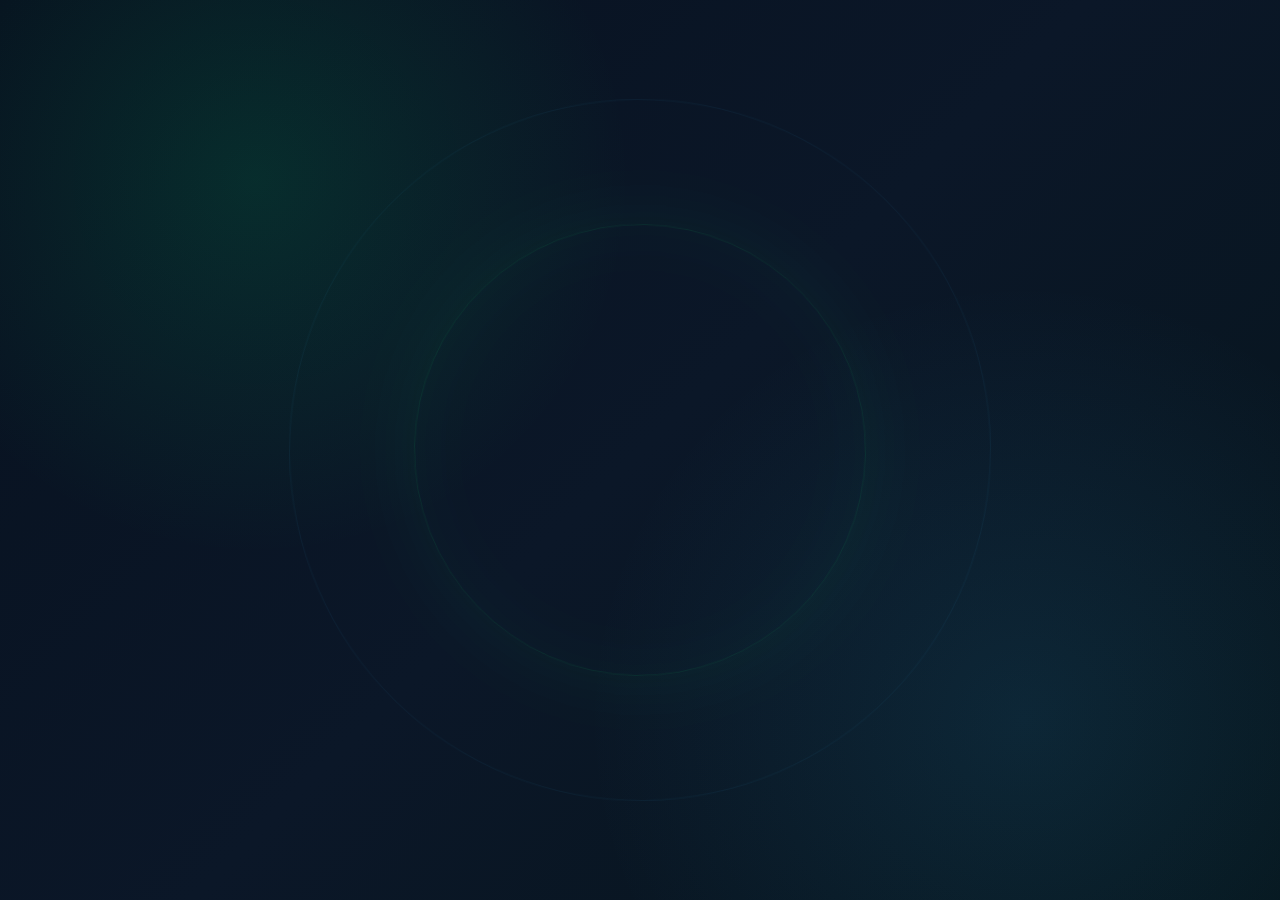
<file: index.html>
<!DOCTYPE html>
<html lang="en">
<head>
    <meta charset="UTF-8">
    <meta name="viewport" content="width=device-width, initial-scale=1.0">
    <title>FinEnhance</title>
    <meta http-equiv="refresh" content="0; url=frontend/index.html">
</head>
<body>
    <p>
        Loading FinEnhance...
        <a href="frontend/index.html">Click here if the website does not open.</a>
    </p>
</body>
</html>
</file>
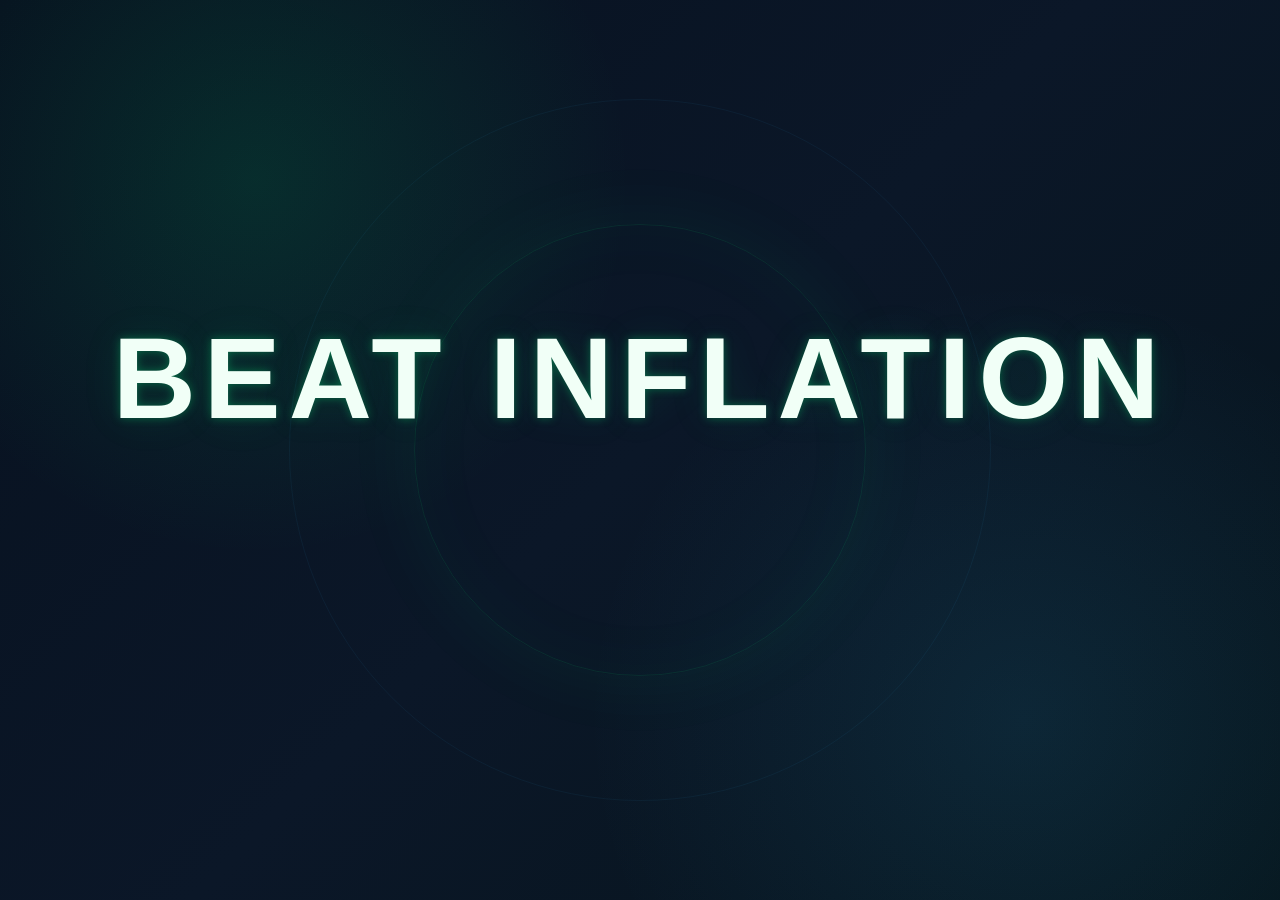
<file: frontend/index.html>
<!DOCTYPE html>
<html lang="en">
<head>
    <meta charset="UTF-8">
    <meta name="viewport" content="width=device-width, initial-scale=1.0">
    <title>Beat Inflation | FinEnhance</title>
    <link rel="stylesheet" href="css/style.css">
</head>
<body class="landing-page">

    <main class="landing-container">

        <div id="beatText" class="beat-text">
            BEAT INFLATION
        </div>

        <div id="landingContent" class="landing-content">
            <p>
                Make informed decisions. Explore the stock market.
            </p>

            <button onclick="goToSignup()">
                GET STARTED
            </button>

            <p class="login-link">
                Already have an account?
                <a href="login.html">Login</a>
            </p>
        </div>

    </main>

    <script src="js/index.js"></script>
</body>
</html>
</file>
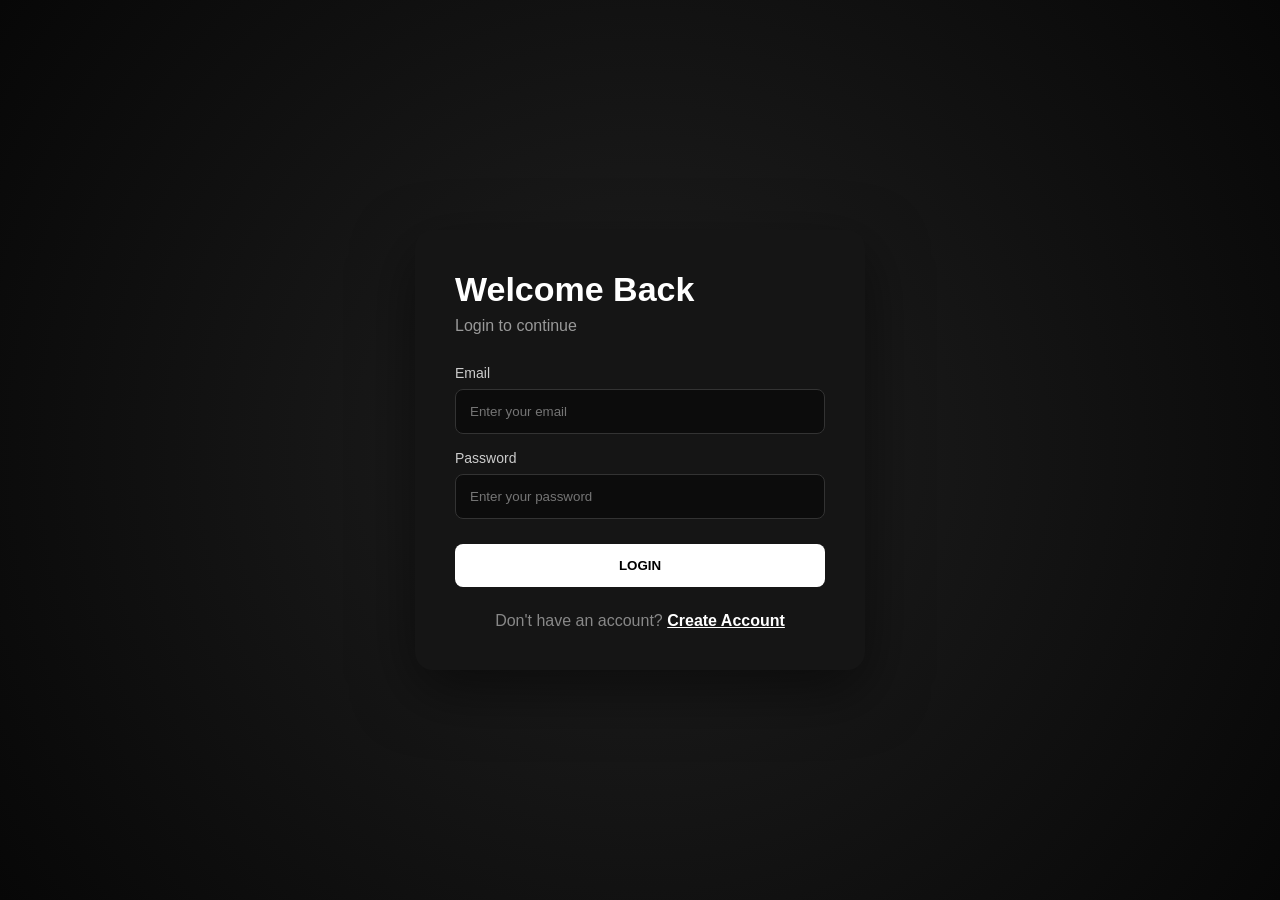
<file: login.html>
<!DOCTYPE html>
<html lang="en">
<head>
    <meta charset="UTF-8">
    <meta name="viewport" content="width=device-width, initial-scale=1.0">
    <title>Login | FinEnhance</title>
    <link rel="stylesheet" href="css/style.css">
</head>
<body>

    <div class="auth-container">

        <div class="auth-card">

            <h1>Welcome Back</h1>

            <p class="subtitle">
                Login to continue
            </p>

            <form id="loginForm">

                <label>Email</label>

                <input
                    type="email"
                    id="loginEmail"
                    placeholder="Enter your email"
                    required
                >

                <label>Password</label>

                <input
                    type="password"
                    id="loginPassword"
                    placeholder="Enter your password"
                    required
                >

                <button type="submit">
                    LOGIN
                </button>

            </form>

            <p id="loginMessage"></p>

            <p class="switch-page">
                Don't have an account?
                <a href="signup.html">Create Account</a>
            </p>

        </div>

    </div>

    <script src="js/login.js"></script>

</body>
</html>
</file>
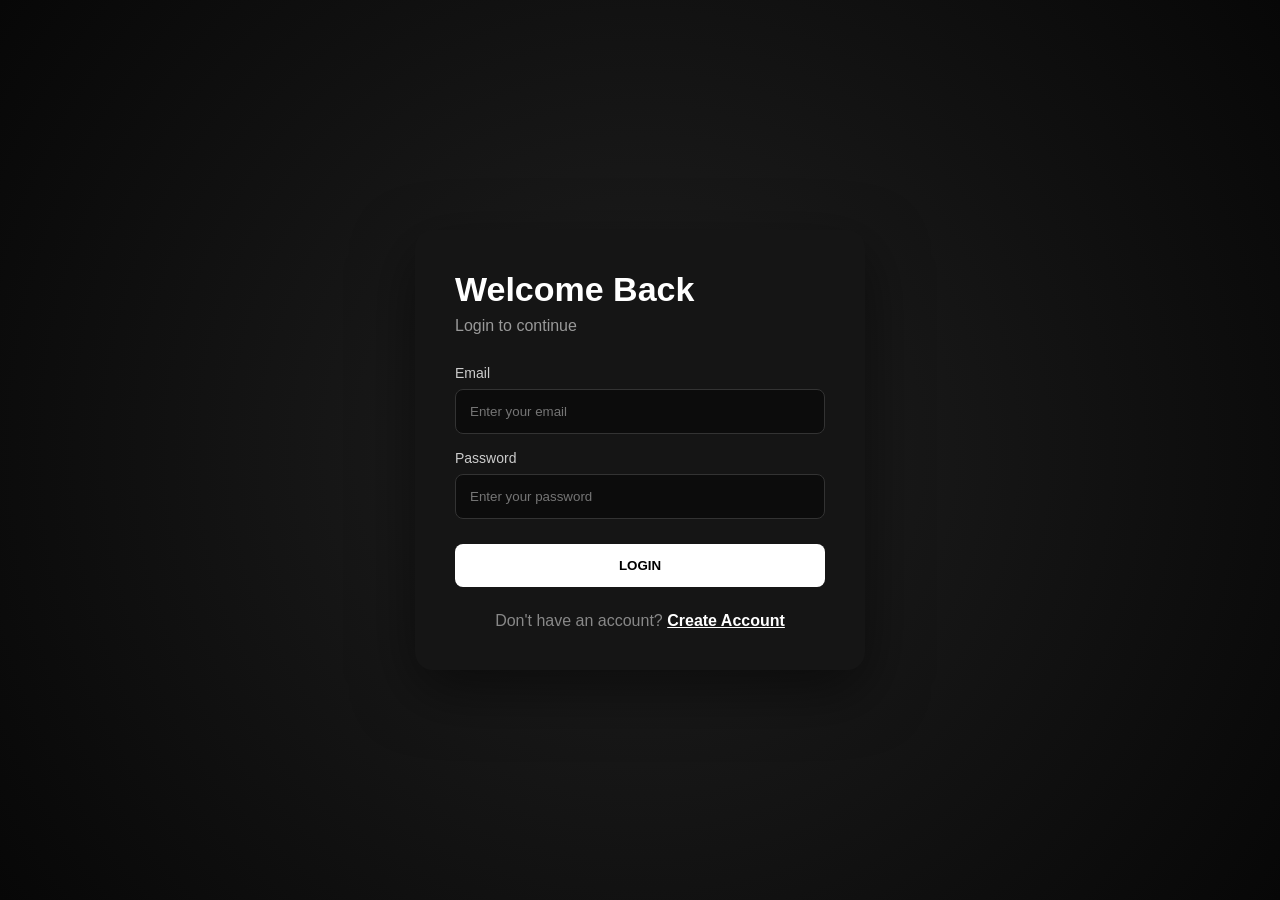
<file: sectors.html>
<!DOCTYPE html>
<html lang="en">
<head>
    <meta charset="UTF-8">
    <meta name="viewport" content="width=device-width, initial-scale=1.0">
    <title>Sectors | FinEnhance</title>
    <link rel="stylesheet" href="css/style.css">
</head>
<body class="sectors-page">

    <header class="navbar">

        <div class="logo">
            FINENHANCE
        </div>

        <button id="logoutButton">
            LOGOUT
        </button>

    </header>

    <main class="sectors-container">

        <div class="welcome-section">

            <h1>
                Welcome, <span id="userName"></span>
            </h1>

            <p>
                Explore sectors of the Indian stock market
            </p>

        </div>

        <section>

            <h2>Stock Market Sectors</h2>

            <div id="sectorsGrid" class="sectors-grid">
                <p>Loading sectors...</p>
            </div>

        </section>

    </main>

    <script src="js/sectors.js"></script>

</body>
</html>
</file>
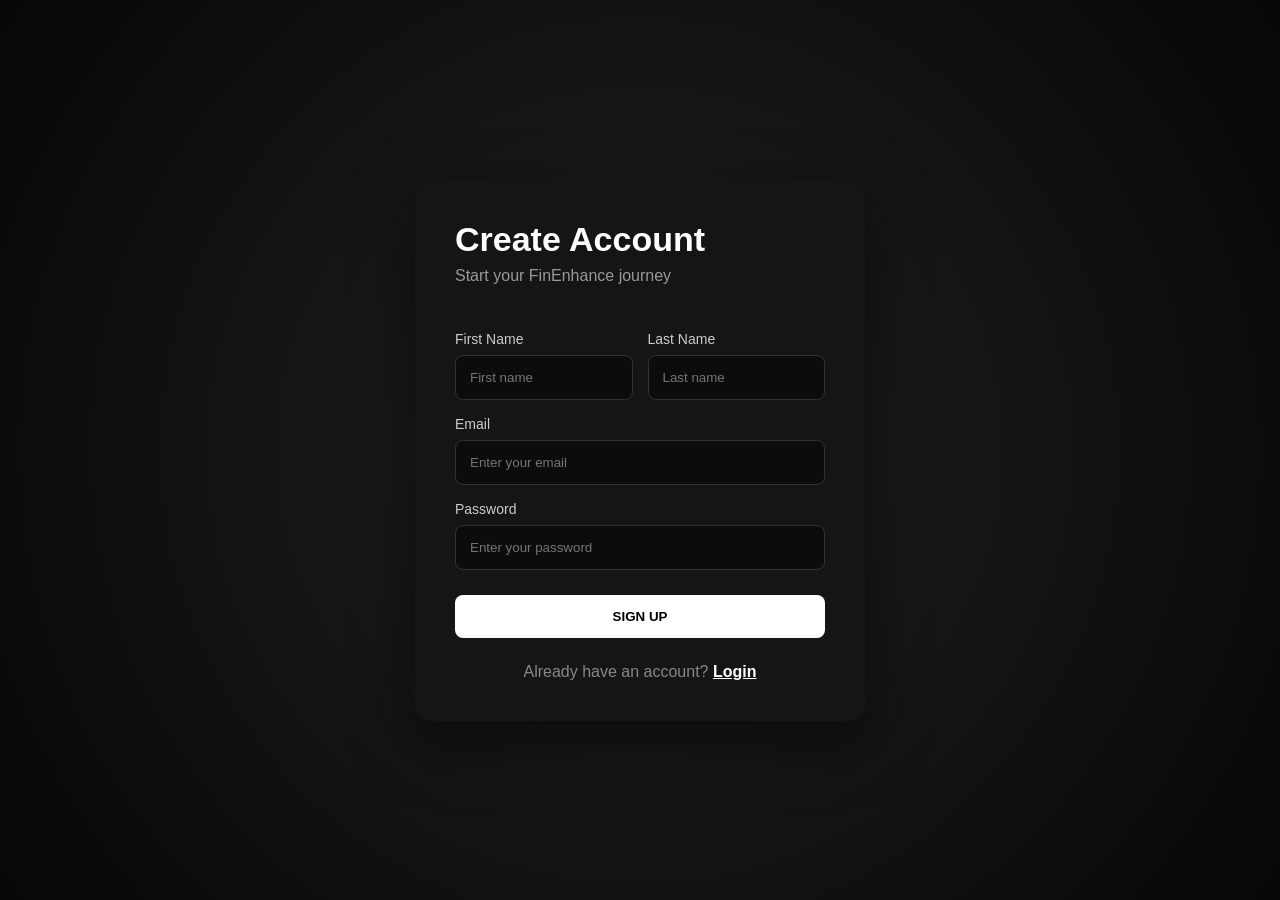
<file: signup.html>
<!DOCTYPE html>
<html lang="en">
<head>
    <meta charset="UTF-8">
    <meta name="viewport" content="width=device-width, initial-scale=1.0">
    <title>Sign Up | FinEnhance</title>
    <link rel="stylesheet" href="css/style.css">
</head>
<body>

    <div class="auth-container">

        <div class="auth-card">

            <h1>Create Account</h1>

            <p class="subtitle">
                Start your FinEnhance journey
            </p>

            <form id="signupForm">

                <div class="name-row">

                    <div>
                        <label>First Name</label>
                        <input
                            type="text"
                            id="first_name"
                            placeholder="First name"
                            required
                        >
                    </div>

                    <div>
                        <label>Last Name</label>
                        <input
                            type="text"
                            id="last_name"
                            placeholder="Last name"
                            required
                        >
                    </div>

                </div>

                <label>Email</label>

                <input
                    type="email"
                    id="email"
                    placeholder="Enter your email"
                    required
                >

                <label>Password</label>

                <input
                    type="password"
                    id="password"
                    placeholder="Enter your password"
                    required
                >

                <button type="submit">
                    SIGN UP
                </button>

            </form>

            <p id="signupMessage"></p>

            <p class="switch-page">
                Already have an account?
                <a href="login.html">Login</a>
            </p>

        </div>

    </div>

    <script src="js/signup.js"></script>

</body>
</html>
</file>
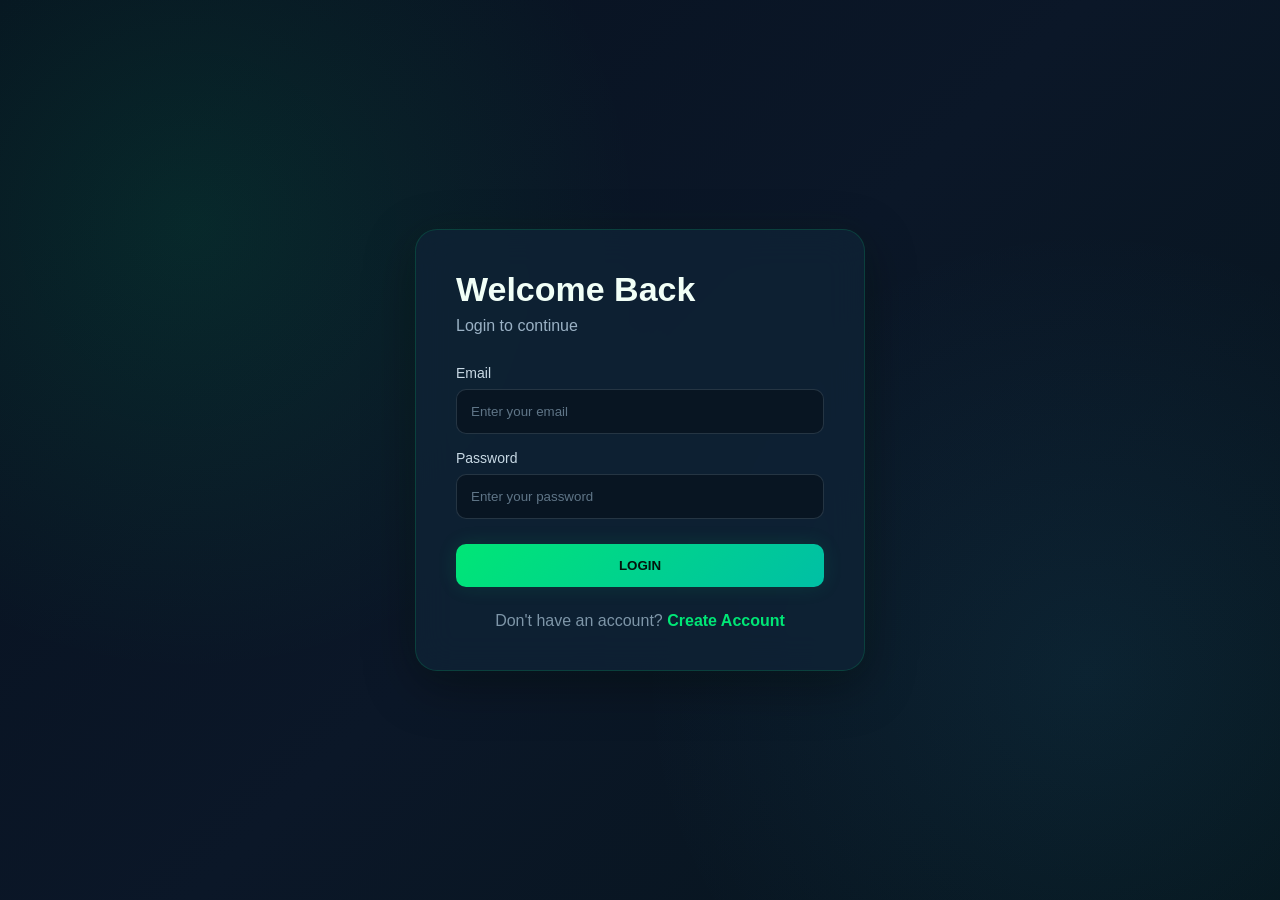
<file: frontend/sectors.html>
<!DOCTYPE html>
<html lang="en">
<head>
    <meta charset="UTF-8">
    <meta name="viewport" content="width=device-width, initial-scale=1.0">

    <title>Sectors | FinEnhance</title>

    <link rel="stylesheet" href="css/style.css">
</head>

<body class="sectors-page">

    <!-- =========================================
         MARKET CANDLESTICK BACKGROUND
    ========================================== -->

   <div class="market-background" aria-hidden="true">

    <div class="candle-chart">

        <!-- CANDLE GROUP 1 -->
        <div class="candle-group">

            <span class="candle green c1"></span>
            <span class="candle red c2"></span>
            <span class="candle green c3"></span>
            <span class="candle green c4"></span>
            <span class="candle red c5"></span>
            <span class="candle green c6"></span>
            <span class="candle red c7"></span>
            <span class="candle green c8"></span>
            <span class="candle green c9"></span>
            <span class="candle red c10"></span>
            <span class="candle green c11"></span>
            <span class="candle red c12"></span>
            <span class="candle green c13"></span>
            <span class="candle green c14"></span>
            <span class="candle red c15"></span>
            <span class="candle green c16"></span>
            <span class="candle red c17"></span>
            <span class="candle green c18"></span>

        </div>


        <!-- CANDLE GROUP 2 -->
        <div class="candle-group">

            <span class="candle green c1"></span>
            <span class="candle red c2"></span>
            <span class="candle green c3"></span>
            <span class="candle green c4"></span>
            <span class="candle red c5"></span>
            <span class="candle green c6"></span>
            <span class="candle red c7"></span>
            <span class="candle green c8"></span>
            <span class="candle green c9"></span>
            <span class="candle red c10"></span>
            <span class="candle green c11"></span>
            <span class="candle red c12"></span>
            <span class="candle green c13"></span>
            <span class="candle green c14"></span>
            <span class="candle red c15"></span>
            <span class="candle green c16"></span>
            <span class="candle red c17"></span>
            <span class="candle green c18"></span>

        </div>

    </div>

</div>


    <!-- =========================================
         MAIN WEBSITE CONTENT
    ========================================== -->

    <div class="sectors-content">


        <!-- =========================================
             NAVIGATION BAR
        ========================================== -->

        <header class="navbar">

            <div class="logo">
                FINENHANCE
            </div>

            <button id="logoutButton">
                LOGOUT
            </button>

        </header>


        <!-- =========================================
             SECTORS MAIN CONTENT
        ========================================== -->

        <main class="sectors-container">


            <!-- =========================================
                 WELCOME SECTION
            ========================================== -->

            <div class="welcome-section">

                <h1>
                    Welcome, Dear Investor
                    <span id="userName"></span>
                </h1>

                <p>
                    Explore sectors of the Indian stock market
                </p>

            </div>


            <!-- =========================================
                 STOCK MARKET SECTORS
            ========================================== -->

            <section>

                <h2>
                    Stock Market Sectors
                </h2>


                <!-- =====================================
                     SECTORS LOADED BY sectors.js
                ====================================== -->

                <div
                    id="sectorsGrid"
                    class="sectors-grid"
                >

                    <p>
                        Loading sectors...
                    </p>

                </div>

            </section>


        </main>

    </div>


    <!-- =========================================
         JAVASCRIPT
    ========================================== -->

    <script src="js/sectors.js"></script>

</body>
</html>
</file>
<file: frontend/css/style.css>
/* =========================================
   FINENHANCE NEXUS
   FUTURISTIC FINTECH THEME
   WITH CONTINUOUS MARKET CANDLESTICKS
========================================= */


/* =========================================
   GLOBAL RESET
========================================= */

* {
    margin: 0;
    padding: 0;
    box-sizing: border-box;
}

:root {
    --bg-primary: #07111f;
    --bg-secondary: #0b1728;
    --bg-card: rgba(15, 35, 54, 0.78);
    --bg-input: #081522;

    --accent: #00e676;
    --accent-dark: #00bfa5;
    --accent-blue: #38bdf8;

    --market-green: #00e676;
    --market-red: #ef4444;

    --text-primary: #f1fff7;
    --text-secondary: #9bb2c5;

    --border: rgba(0, 230, 118, 0.16);

    --shadow: 0 15px 50px rgba(0, 0, 0, 0.35);
}

html {
    scroll-behavior: smooth;
}

body {
    font-family: Arial, Helvetica, sans-serif;
    background: var(--bg-primary);
    color: var(--text-primary);

    overflow-x: hidden;
    overflow-y: auto;
}

button,
input {
    font-family: inherit;
}

button {
    border: none;
    cursor: pointer;
}


/* =========================================
   LANDING PAGE
========================================= */

.landing-page {
    min-height: 100vh;

    display: flex;
    align-items: center;
    justify-content: center;

    position: relative;

    overflow: hidden;

    background:
        radial-gradient(
            circle at 20% 20%,
            rgba(0, 230, 118, 0.12),
            transparent 30%
        ),
        radial-gradient(
            circle at 80% 80%,
            rgba(56, 189, 248, 0.10),
            transparent 35%
        ),
        linear-gradient(
            135deg,
            #07111f,
            #0b1728,
            #06151c
        );
}

.landing-page::before {
    content: "";

    position: absolute;

    width: 450px;
    height: 450px;

    border-radius: 50%;

    border: 1px solid rgba(0, 230, 118, 0.10);

    box-shadow:
        0 0 80px rgba(0, 230, 118, 0.06),
        inset 0 0 80px rgba(0, 230, 118, 0.03);

    animation: rotateGlow 20s linear infinite;
}

.landing-page::after {
    content: "";

    position: absolute;

    width: 700px;
    height: 700px;

    border-radius: 50%;

    border: 1px solid rgba(56, 189, 248, 0.06);

    animation: rotateGlow 35s linear infinite reverse;
}

@keyframes rotateGlow {
    from {
        transform: rotate(0deg);
    }

    to {
        transform: rotate(360deg);
    }
}

.landing-container {
    text-align: center;

    width: 100%;

    padding: 30px;

    position: relative;
    z-index: 1;
}

.beat-text {
    font-size: clamp(45px, 9vw, 120px);

    font-weight: 900;

    letter-spacing: 8px;

    opacity: 0;

    transform: scale(0.5);

    color: var(--text-primary);

    text-shadow:
        0 0 10px rgba(0, 230, 118, 0.35),
        0 0 40px rgba(0, 230, 118, 0.10);

    transition:
        opacity 1s ease,
        transform 1s ease,
        text-shadow 0.5s ease;
}

.beat-text.show {
    opacity: 1;
    transform: scale(1);
}

.beat-text.move-up {
    transform: translateY(-120px) scale(0.7);
}

.landing-content {
    opacity: 0;

    transform: translateY(30px);

    transition: all 1s ease;
}

.landing-content.show {
    opacity: 1;

    transform: translateY(0);
}

.landing-content p {
    margin: 15px 0;

    color: var(--text-secondary);

    font-size: 18px;
}


/* =========================================
   GLOBAL BUTTONS
========================================= */

button {
    background:
        linear-gradient(
            135deg,
            var(--accent),
            var(--accent-dark)
        );

    color: #03150c;

    padding: 14px 28px;

    border-radius: 10px;

    font-weight: bold;

    box-shadow:
        0 0 20px rgba(0, 230, 118, 0.12);

    transition:
        transform 0.3s ease,
        box-shadow 0.3s ease,
        filter 0.3s ease;
}

button:hover {
    transform: translateY(-3px);

    box-shadow:
        0 0 25px rgba(0, 230, 118, 0.35),
        0 8px 25px rgba(0, 0, 0, 0.25);

    filter: brightness(1.08);
}

button:active {
    transform: translateY(-1px);
}

.login-link a,
.switch-page a {
    color: var(--accent);

    font-weight: bold;

    text-decoration: none;

    transition: color 0.3s ease;
}

.login-link a:hover,
.switch-page a:hover {
    color: var(--accent-blue);
}


/* =========================================
   AUTHENTICATION PAGES
========================================= */

.auth-container {
    min-height: 100vh;

    display: flex;

    justify-content: center;
    align-items: center;

    background:
        radial-gradient(
            circle at 15% 25%,
            rgba(0, 230, 118, 0.10),
            transparent 35%
        ),
        radial-gradient(
            circle at 85% 75%,
            rgba(56, 189, 248, 0.08),
            transparent 35%
        ),
        linear-gradient(
            135deg,
            #07111f,
            #0b1728,
            #06151c
        );

    padding: 20px;
}

.auth-card {
    width: 100%;

    max-width: 450px;

    background: var(--bg-card);

    padding: 40px;

    border-radius: 22px;

    border: 1px solid var(--border);

    box-shadow:
        var(--shadow),
        0 0 40px rgba(0, 230, 118, 0.04);

    backdrop-filter: blur(18px);

    -webkit-backdrop-filter: blur(18px);

    animation: cardAppear 0.8s ease;
}

@keyframes cardAppear {

    from {
        opacity: 0;
        transform: translateY(25px);
    }

    to {
        opacity: 1;
        transform: translateY(0);
    }
}

.auth-card h1 {
    font-size: 34px;

    margin-bottom: 8px;

    color: var(--text-primary);
}

.subtitle {
    color: var(--text-secondary);

    margin-bottom: 30px;
}

.auth-card label {
    display: block;

    margin: 16px 0 8px;

    font-size: 14px;

    color: #c8d9e4;
}

.auth-card input {
    width: 100%;

    padding: 14px;

    border: 1px solid rgba(155, 178, 197, 0.20);

    border-radius: 10px;

    background: var(--bg-input);

    color: var(--text-primary);

    outline: none;

    transition:
        border-color 0.3s ease,
        box-shadow 0.3s ease,
        background 0.3s ease;
}

.auth-card input::placeholder {
    color: #5f7587;
}

.auth-card input:focus {
    border-color: var(--accent);

    box-shadow:
        0 0 0 3px rgba(0, 230, 118, 0.10),
        0 0 15px rgba(0, 230, 118, 0.05);

    background: #0b1c2b;
}

.auth-card button {
    width: 100%;

    margin-top: 25px;
}

.name-row {
    display: grid;

    grid-template-columns: 1fr 1fr;

    gap: 15px;
}

#signupMessage,
#loginMessage {
    margin-top: 18px;

    text-align: center;

    color: #c8d9e4;
}

.switch-page {
    text-align: center;

    margin-top: 25px;

    color: #7e96a8;
}


/* =========================================
   SECTORS & SUBSECTORS PAGE
========================================= */

.sectors-page,
.subsectors-page {

    min-height: 100vh;

    position: relative;

    isolation: isolate;

    overflow-x: hidden;

    overflow-y: auto;

    background:
        radial-gradient(
            circle at 10% 10%,
            rgba(0, 230, 118, 0.07),
            transparent 30%
        ),
        linear-gradient(
            135deg,
            #07111f,
            #091522,
            #06121c
        );
}


/* =========================================
   FINANCIAL CHART GRID
========================================= */

.sectors-page::before,
.subsectors-page::before {

    content: "";

    position: fixed;

    inset: 0;

    z-index: -2;

    pointer-events: none;

    background-image:

        linear-gradient(
            rgba(56, 189, 248, 0.055) 1px,
            transparent 1px
        ),

        linear-gradient(
            90deg,
            rgba(56, 189, 248, 0.055) 1px,
            transparent 1px
        );

    background-size: 65px 65px;

    opacity: 0.65;

    mask-image:
        linear-gradient(
            to bottom,
            black,
            transparent 95%
        );

    -webkit-mask-image:
        linear-gradient(
            to bottom,
            black,
            transparent 95%
        );
}


/* =========================================
   MARKET CANDLESTICK BACKGROUND
========================================= */

.market-background {

    position: fixed;

    inset: 0;

    z-index: -1;

    pointer-events: none;

    overflow: hidden;

    opacity: 0.30;
}


/* =========================================
   CONTINUOUS CANDLE TRACK
========================================= */

.candle-chart {

    position: absolute;

    top: 80px;

    left: 0;

    height: 650px;

    display: flex;

    align-items: flex-start;

    gap: 35px;

    /*
       IMPORTANT:

       The width is based on the content.

       The complete candle track contains
       TWO identical candle groups.
    */

    width: max-content;

    /*
       Continuous LEFT -> RIGHT movement.

       Linear keeps the speed constant.
    */

    animation:
        candleMarketMove 18s linear infinite;

    will-change: transform;
}


/* =========================================
   CANDLE GROUP
========================================= */

.candle-group {

    display: flex;

    align-items: flex-start;

    gap: 35px;

    flex-shrink: 0;
}


/* =========================================
   INDIVIDUAL CANDLES
========================================= */

.candle {

    position: relative;

    display: block;

    width: 12px;

    flex-shrink: 0;

    border-radius: 2px;

    /*
       Continuous floating animation.

       This is independent from the
       horizontal movement.
    */

    animation:
        candleFloat 4s ease-in-out infinite;
}


/* =========================================
   CANDLE WICK
========================================= */

.candle::before {

    content: "";

    position: absolute;

    top: -25px;

    bottom: -25px;

    left: 50%;

    width: 2px;

    transform: translateX(-50%);

    background: currentColor;

    opacity: 0.85;
}


/* =========================================
   GREEN BULLISH CANDLE
========================================= */

.candle.green {

    background: var(--market-green);

    color: var(--market-green);

    box-shadow:
        0 0 12px rgba(0, 230, 118, 0.25);
}


/* =========================================
   RED BEARISH CANDLE
========================================= */

.candle.red {

    background: var(--market-red);

    color: var(--market-red);

    box-shadow:
        0 0 12px rgba(239, 68, 68, 0.20);
}


/* =========================================
   CANDLE POSITIONS & SIZES
========================================= */

.c1 {
    height: 100px;
    margin-top: 250px;
}

.c2 {
    height: 65px;
    margin-top: 170px;
}

.c3 {
    height: 145px;
    margin-top: 230px;
}

.c4 {
    height: 80px;
    margin-top: 120px;
}

.c5 {
    height: 110px;
    margin-top: 280px;
}

.c6 {
    height: 180px;
    margin-top: 180px;
}

.c7 {
    height: 70px;
    margin-top: 110px;
}

.c8 {
    height: 120px;
    margin-top: 260px;
}

.c9 {
    height: 155px;
    margin-top: 210px;
}

.c10 {
    height: 95px;
    margin-top: 330px;
}

.c11 {
    height: 135px;
    margin-top: 150px;
}

.c12 {
    height: 75px;
    margin-top: 230px;
}

.c13 {
    height: 190px;
    margin-top: 100px;
}

.c14 {
    height: 100px;
    margin-top: 250px;
}

.c15 {
    height: 145px;
    margin-top: 190px;
}

.c16 {
    height: 90px;
    margin-top: 300px;
}

.c17 {
    height: 120px;
    margin-top: 140px;
}

.c18 {
    height: 170px;
    margin-top: 220px;
}


/* =========================================
   CONTINUOUS CANDLE ANIMATIONS
========================================= */


/*
   CANDLES MOVE FROM LEFT TO RIGHT.

   Because the candle groups are duplicated,
   the animation can loop continuously.
*/

@keyframes candleMarketMove {

    from {
        transform: translateX(-50%);
    }

    to {
        transform: translateX(0);
    }
}


/*
   INDIVIDUAL CANDLE FLOATING.

   This gives each candle a slight
   independent vertical movement.
*/

@keyframes candleFloat {

    0%,
    100% {
        transform: translateY(0);
    }

    50% {
        transform: translateY(-18px);
    }
}


/* =========================================
   DIFFERENT ANIMATION DELAYS
   FOR NATURAL MARKET MOVEMENT
========================================= */

.c1 {
    animation-delay: -0.2s;
}

.c2 {
    animation-delay: -0.8s;
}

.c3 {
    animation-delay: -1.4s;
}

.c4 {
    animation-delay: -2s;
}

.c5 {
    animation-delay: -2.6s;
}

.c6 {
    animation-delay: -3.2s;
}

.c7 {
    animation-delay: -3.8s;
}

.c8 {
    animation-delay: -4.4s;
}

.c9 {
    animation-delay: -5s;
}

.c10 {
    animation-delay: -5.6s;
}

.c11 {
    animation-delay: -6.2s;
}

.c12 {
    animation-delay: -6.8s;
}

.c13 {
    animation-delay: -7.4s;
}

.c14 {
    animation-delay: -8s;
}

.c15 {
    animation-delay: -8.6s;
}

.c16 {
    animation-delay: -9.2s;
}

.c17 {
    animation-delay: -9.8s;
}

.c18 {
    animation-delay: -10.4s;
}


/* =========================================
   NAVBAR
========================================= */

.navbar {

    height: 70px;

    display: flex;

    justify-content: space-between;

    align-items: center;

    padding: 0 5%;

    border-bottom:
        1px solid rgba(0, 230, 118, 0.12);

    background:
        rgba(7, 17, 31, 0.88);

    backdrop-filter: blur(15px);

    -webkit-backdrop-filter: blur(15px);

    position: sticky;

    top: 0;

    z-index: 10;
}

.logo {

    font-size: 22px;

    font-weight: 900;

    letter-spacing: 3px;

    color: var(--accent);

    text-shadow:
        0 0 15px rgba(0, 230, 118, 0.25);
}

.navbar button {
    padding: 10px 20px;
}


/* =========================================
   SECTOR CONTENT
========================================= */

.sectors-content {

    position: relative;

    z-index: 2;

    min-height: 100vh;

    width: 100%;
}

.sectors-container {

    width: 100%;

    max-width: 1300px;

    margin: 0 auto;

    padding: 60px 30px 100px;

    position: relative;

    z-index: 1;
}

.welcome-section {
    margin-bottom: 50px;
}

.welcome-section h1 {

    font-size:
        clamp(35px, 5vw, 60px);

    margin-bottom: 10px;

    background:
        linear-gradient(
            90deg,
            #ffffff,
            var(--accent),
            var(--accent-blue)
        );

    -webkit-background-clip: text;

    background-clip: text;

    -webkit-text-fill-color: transparent;
}

.welcome-section p {

    color: var(--text-secondary);

    font-size: 18px;
}

.sectors-container h2 {

    margin-bottom: 25px;

    color: var(--text-primary);
}


/* =========================================
   SECTOR GRID
========================================= */

.sectors-grid {

    display: grid;

    grid-template-columns:
        repeat(
            auto-fit,
            minmax(220px, 1fr)
        );

    gap: 20px;

    position: relative;

    z-index: 1;

    width: 100%;

    padding-bottom: 30px;
}


/* =========================================
   SECTOR CARDS
========================================= */

.sector-card {

    position: relative;

    overflow: hidden;

    isolation: isolate;

    background:
        linear-gradient(
            145deg,
            rgba(15, 35, 54, 0.95),
            rgba(7, 20, 32, 0.95)
        );

    border:
        1px solid rgba(0, 230, 118, 0.13);

    border-radius: 18px;

    padding: 25px;

    min-height: 180px;

    box-shadow:
        0 10px 35px rgba(0, 0, 0, 0.18);

    transition:
        transform 0.35s ease,
        border-color 0.35s ease,
        box-shadow 0.35s ease;
}


/* =========================================
   DECORATIVE TOP LINE
========================================= */

.sector-card::before {

    content: "";

    position: absolute;

    top: 0;

    left: 0;

    width: 100%;

    height: 3px;

    background:
        linear-gradient(
            90deg,
            var(--accent),
            var(--accent-blue)
        );

    transform: scaleX(0);

    transform-origin: left;

    transition:
        transform 0.35s ease;
}

.sector-card:hover {

    transform: translateY(-8px);

    border-color:
        rgba(0, 230, 118, 0.40);

    box-shadow:
        0 15px 45px rgba(0, 0, 0, 0.35),
        0 0 25px rgba(0, 230, 118, 0.07);
}

.sector-card:hover::before {
    transform: scaleX(1);
}

.sector-number {

    color: #617d91;

    font-size: 13px;

    margin-bottom: 25px;
}

.sector-card h3 {

    font-size: 20px;

    margin-bottom: 25px;

    color: var(--text-primary);
}

.sector-card button {

    padding: 9px 18px;

    font-size: 12px;
}


/* =========================================
   SUBSECTOR COMPATIBILITY
========================================= */

.subsectors-page .sectors-container,
.subsectors-page .sectors-grid,
.subsectors-page .sector-card {

    position: relative;

    z-index: 1;
}


/* =========================================
   MOBILE RESPONSIVE
========================================= */

@media (max-width: 768px) {

    .candle-chart {

        gap: 22px;

        top: 70px;
    }

    .candle-group {

        gap: 22px;
    }

    .market-background {
        opacity: 0.20;
    }

    .candle {
        width: 8px;
    }

    .c17,
    .c18 {
        display: none;
    }
}


@media (max-width: 600px) {

    .name-row {
        grid-template-columns: 1fr;
    }

    .auth-card {
        padding: 25px;
    }

    .beat-text {

        letter-spacing: 3px;

        font-size:
            clamp(
                35px,
                10vw,
                70px
            );
    }

    .sectors-container {

        padding:
            40px 20px 80px;
    }

    .navbar {

        padding:
            0 20px;
    }

    .logo {

        font-size: 17px;

        letter-spacing: 1px;
    }

    .welcome-section h1 {

        font-size: 36px;
    }

    .welcome-section p {

        font-size: 15px;
    }

    .sectors-grid {

        grid-template-columns: 1fr;

        gap: 16px;
    }

    .sector-card {

        min-height: 160px;

        padding: 22px;
    }
}


/* =========================================
   ACCESSIBILITY
========================================= */

@media (prefers-reduced-motion: reduce) {

    *,
    *::before,
    *::after {

        animation-duration:
            0.01ms !important;

        animation-iteration-count:
            1 !important;

        transition-duration:
            0.01ms !important;
    }
}

/* =========================================
   FINENHANCE NEXUS
   STOCK MARKET INTERFACE
========================================= */

.stocks-page {
    min-height: 100vh;
    background: var(--bg-primary);
    color: white;
}


.stocks-content {
    position: relative;
    z-index: 2;
    min-height: 100vh;
}


.stocks-container {
    width: min(1450px, 94%);
    margin: 0 auto;
    padding: 45px 0 80px;
}


/* =========================================
   STOCK HEADER
========================================= */

.stocks-header {
    display: flex;
    justify-content: space-between;
    align-items: flex-start;
    gap: 25px;
    margin-bottom: 30px;
}


.back-button {
    border: 1px solid rgba(56, 189, 248, 0.35);
    background: rgba(56, 189, 248, 0.08);
    color: var(--accent-blue);
    padding: 12px 18px;
    border-radius: 10px;
    cursor: pointer;
    font-weight: 700;
    transition: 0.25s ease;
}


.back-button:hover {
    background: rgba(56, 189, 248, 0.16);
    transform: translateY(-2px);
}


.stock-heading {
    flex: 1;
}


.stock-breadcrumb {
    color: var(--accent-blue);
    font-size: 12px;
    letter-spacing: 2px;
    font-weight: 700;
    margin-bottom: 8px;
}


.stock-heading h1 {
    font-size: clamp(30px, 4vw, 52px);
    margin-bottom: 8px;
}


.stock-heading > p:last-child {
    color: rgba(255, 255, 255, 0.65);
    font-size: 16px;
}


.market-status {
    display: flex;
    align-items: center;
    gap: 9px;
    padding: 11px 15px;
    border-radius: 30px;
    border: 1px solid rgba(0, 230, 118, 0.25);
    background: rgba(0, 230, 118, 0.07);
    font-size: 12px;
    font-weight: 700;
    letter-spacing: 1px;
}


.status-dot {
    width: 9px;
    height: 9px;
    border-radius: 50%;
    background: #64748b;
}


.status-dot.active {
    background: var(--accent);
    box-shadow: 0 0 12px var(--accent);
}


/* =========================================
   MARKET SUMMARY
========================================= */

.market-summary {
    display: grid;
    grid-template-columns:
        repeat(4, minmax(0, 1fr));
    gap: 18px;
    margin-bottom: 25px;
}


.summary-card {
    padding: 22px;
    border-radius: 16px;
    border: 1px solid rgba(255, 255, 255, 0.08);
    background: rgba(15, 23, 42, 0.75);
    backdrop-filter: blur(12px);
}


.summary-card span {
    display: block;
    color: rgba(255, 255, 255, 0.55);
    font-size: 11px;
    letter-spacing: 1.5px;
    margin-bottom: 10px;
}


.summary-card strong {
    font-size: 25px;
}


/* =========================================
   STOCK CONTROLS
========================================= */

.stock-controls {
    display: flex;
    gap: 15px;
    margin-bottom: 20px;
}


.stock-controls input,
.stock-controls select {
    border: 1px solid rgba(255, 255, 255, 0.1);
    background: rgba(15, 23, 42, 0.85);
    color: white;
    border-radius: 10px;
    padding: 14px 16px;
    outline: none;
}


.stock-controls input {
    flex: 1;
}


.stock-controls select {
    min-width: 190px;
}


.stock-controls input:focus,
.stock-controls select:focus {
    border-color: var(--accent-blue);
}


/* =========================================
   STOCK TABLE
========================================= */

.stock-market-panel {
    border: 1px solid rgba(255, 255, 255, 0.08);
    border-radius: 18px;
    background: rgba(7, 17, 31, 0.82);
    backdrop-filter: blur(14px);
    overflow: hidden;
}


.table-wrapper {
    overflow-x: auto;
}


.stock-table {
    width: 100%;
    border-collapse: collapse;
    min-width: 1050px;
}


.stock-table th {
    text-align: left;
    padding: 17px 16px;
    color: rgba(255, 255, 255, 0.45);
    font-size: 11px;
    letter-spacing: 1px;
    background: rgba(255, 255, 255, 0.025);
    border-bottom: 1px solid rgba(255, 255, 255, 0.08);
}


.stock-table td {
    padding: 17px 16px;
    border-bottom: 1px solid rgba(255, 255, 255, 0.055);
    font-size: 14px;
}


.stock-table tbody tr {
    transition: 0.2s ease;
}


.stock-table tbody tr:hover {
    background: rgba(56, 189, 248, 0.055);
}


.company-button {
    border: none;
    background: transparent;
    color: white;
    cursor: pointer;
    font-weight: 700;
    text-align: left;
}


.company-button:hover {
    color: var(--accent-blue);
}


.positive {
    color: var(--accent) !important;
}


.negative {
    color: var(--market-red) !important;
}


.loading-cell {
    text-align: center !important;
    padding: 50px !important;
    color: rgba(255, 255, 255, 0.5);
}


/* =========================================
   PRICE CHART
========================================= */

.price-chart-section {
    margin-top: 30px;
    padding: 25px;
    border-radius: 18px;
    border: 1px solid rgba(255, 255, 255, 0.08);
    background: rgba(15, 23, 42, 0.78);
    backdrop-filter: blur(14px);
}


.chart-header {
    display: flex;
    justify-content: space-between;
    align-items: center;
    gap: 20px;
    margin-bottom: 25px;
}


.chart-header p {
    color: var(--accent-blue);
    font-size: 11px;
    letter-spacing: 2px;
    margin-bottom: 7px;
}


.chart-header h2 {
    font-size: 22px;
}


.chart-header strong {
    font-size: 28px;
    display: block;
    text-align: right;
}


.chart-header span {
    display: block;
    text-align: right;
    margin-top: 5px;
}


.chart-container {
    width: 100%;
    height: 350px;
    overflow: hidden;
    border-radius: 12px;
    background:
        linear-gradient(
            rgba(56, 189, 248, 0.035) 1px,
            transparent 1px
        ),
        linear-gradient(
            90deg,
            rgba(56, 189, 248, 0.035) 1px,
            transparent 1px
        );
    background-size: 50px 50px;
}


#priceChart {
    width: 100%;
    height: 100%;
}


#chartLine {
    fill: none;
    stroke: var(--accent);
    stroke-width: 4;
    stroke-linecap: round;
    stroke-linejoin: round;
    filter:
        drop-shadow(
            0 0 8px
            rgba(0, 230, 118, 0.55)
        );
}


/* =========================================
   MOBILE
========================================= */

@media (max-width: 900px) {

    .stocks-header {
        flex-direction: column;
    }


    .market-summary {
        grid-template-columns:
            repeat(2, 1fr);
    }


    .stock-controls {
        flex-direction: column;
    }


    .stock-controls select {
        width: 100%;
    }

}


@media (max-width: 600px) {

    .stocks-container {
        width: 92%;
        padding-top: 30px;
    }


    .market-summary {
        grid-template-columns: 1fr;
    }


    .summary-card {
        padding: 18px;
    }


    .chart-header {
        flex-direction: column;
        align-items: flex-start;
    }


    .chart-header strong,
    .chart-header span {
        text-align: left;
    }


    .chart-container {
        height: 250px;
    }

}
</file>
<file: css/style.css>
* {
    margin: 0;
    padding: 0;
    box-sizing: border-box;
}

body {
    font-family: Arial, Helvetica, sans-serif;
    background: #0a0a0a;
    color: white;
}

/* LANDING PAGE */

.landing-page {
    min-height: 100vh;
    display: flex;
    align-items: center;
    justify-content: center;
    background:
        radial-gradient(circle at center, #202020 0%, #080808 60%);
    overflow: hidden;
}

.landing-container {
    text-align: center;
    width: 100%;
    padding: 30px;
}

.beat-text {
    font-size: clamp(45px, 9vw, 120px);
    font-weight: 900;
    letter-spacing: 8px;
    opacity: 0;
    transform: scale(0.5);
    transition:
        opacity 1s ease,
        transform 1s ease;
}

.beat-text.show {
    opacity: 1;
    transform: scale(1);
}

.beat-text.move-up {
    transform: translateY(-120px) scale(0.7);
}

.landing-content {
    opacity: 0;
    transform: translateY(30px);
    transition: all 1s ease;
}

.landing-content.show {
    opacity: 1;
    transform: translateY(0);
}

.landing-content p {
    margin: 15px 0;
    color: #bbbbbb;
    font-size: 18px;
}

button {
    border: none;
    cursor: pointer;
    background: white;
    color: black;
    padding: 14px 28px;
    border-radius: 8px;
    font-weight: bold;
    transition: 0.3s;
}

button:hover {
    transform: translateY(-2px);
    opacity: 0.85;
}

.login-link a,
.switch-page a {
    color: white;
    font-weight: bold;
}

/* AUTH PAGES */

.auth-container {
    min-height: 100vh;
    display: flex;
    justify-content: center;
    align-items: center;
    background:
        radial-gradient(circle at center, #202020, #070707);
    padding: 20px;
}

.auth-card {
    width: 100%;
    max-width: 450px;
    background: #151515;
    padding: 40px;
    border-radius: 18px;
    box-shadow: 0 20px 60px rgba(0, 0, 0, 0.5);
}

.auth-card h1 {
    font-size: 34px;
    margin-bottom: 8px;
}

.subtitle {
    color: #999;
    margin-bottom: 30px;
}

.auth-card label {
    display: block;
    margin: 16px 0 8px;
    font-size: 14px;
    color: #ccc;
}

.auth-card input {
    width: 100%;
    padding: 14px;
    border: 1px solid #333;
    border-radius: 8px;
    background: #0c0c0c;
    color: white;
    outline: none;
}

.auth-card input:focus {
    border-color: white;
}

.auth-card button {
    width: 100%;
    margin-top: 25px;
}

.name-row {
    display: grid;
    grid-template-columns: 1fr 1fr;
    gap: 15px;
}

#signupMessage,
#loginMessage {
    margin-top: 18px;
    text-align: center;
    color: #ddd;
}

.switch-page {
    text-align: center;
    margin-top: 25px;
    color: #888;
}

/* SECTORS */

.sectors-page {
    min-height: 100vh;
    background: #080808;
}

.navbar {
    height: 70px;
    display: flex;
    justify-content: space-between;
    align-items: center;
    padding: 0 5%;
    border-bottom: 1px solid #222;
    background: #0d0d0d;
}

.logo {
    font-size: 22px;
    font-weight: 900;
    letter-spacing: 3px;
}

.navbar button {
    padding: 10px 20px;
}

.sectors-container {
    max-width: 1300px;
    margin: auto;
    padding: 60px 30px;
}

.welcome-section {
    margin-bottom: 50px;
}

.welcome-section h1 {
    font-size: clamp(35px, 5vw, 60px);
    margin-bottom: 10px;
}

.welcome-section p {
    color: #999;
    font-size: 18px;
}

.sectors-container h2 {
    margin-bottom: 25px;
}

.sectors-grid {
    display: grid;
    grid-template-columns:
        repeat(auto-fit, minmax(220px, 1fr));
    gap: 20px;
}

.sector-card {
    background: #141414;
    border: 1px solid #252525;
    border-radius: 15px;
    padding: 25px;
    min-height: 180px;
    transition: 0.3s;
}

.sector-card:hover {
    transform: translateY(-5px);
    border-color: #555;
}

.sector-number {
    color: #777;
    font-size: 13px;
    margin-bottom: 25px;
}

.sector-card h3 {
    font-size: 20px;
    margin-bottom: 25px;
}

.sector-card button {
    padding: 9px 18px;
    font-size: 12px;
}

/* MOBILE */

@media (max-width: 600px) {

    .name-row {
        grid-template-columns: 1fr;
    }

    .auth-card {
        padding: 25px;
    }

    .beat-text {
        letter-spacing: 3px;
    }

    .sectors-container {
        padding: 40px 20px;
    }
}
</file>
